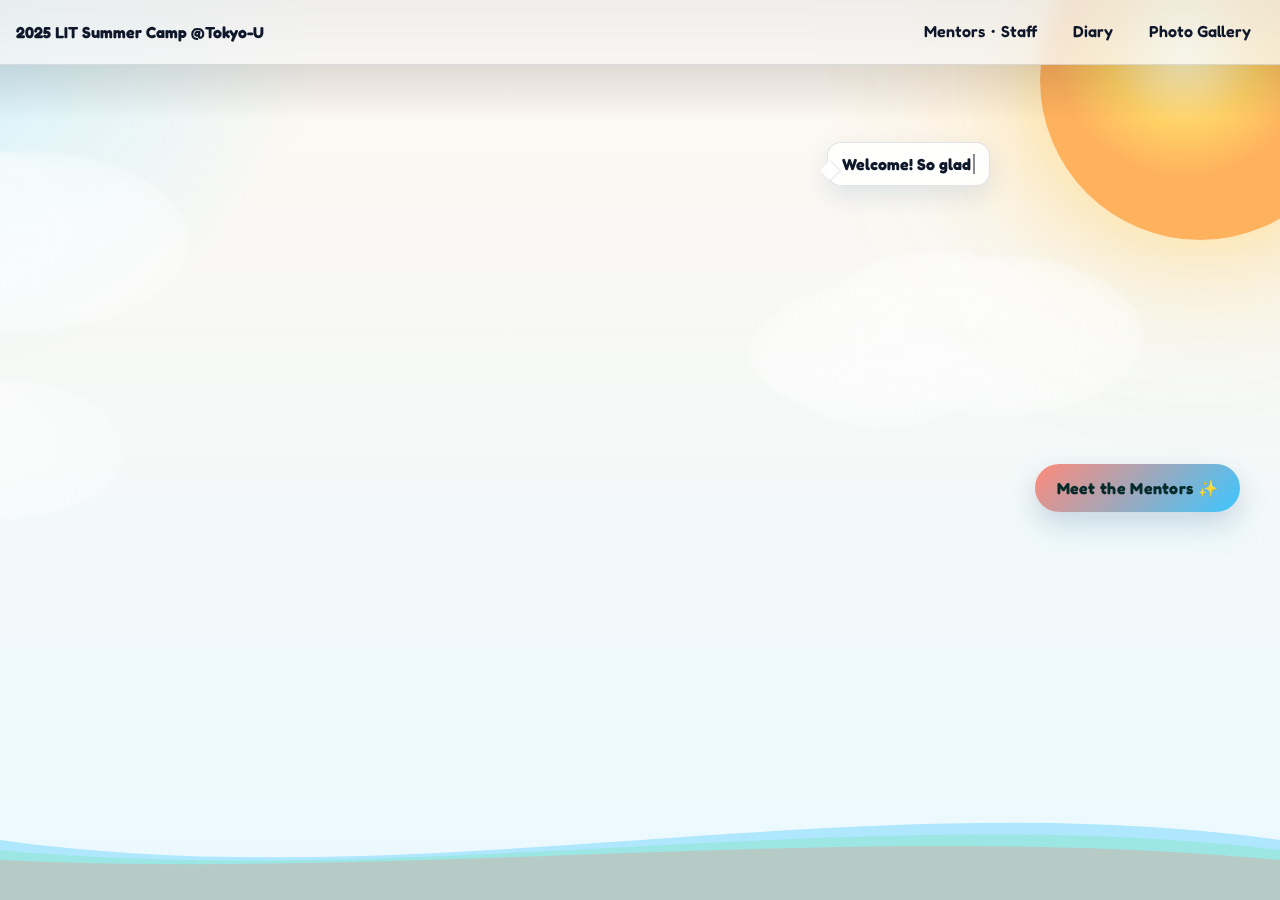
<file: index.html>
<!doctype html>
<html lang="en">
<head>
<meta charset="utf-8" />
<meta name="viewport" content="width=device-width,initial-scale=1" />
<title>Camp Mentors — Home</title>

<link href="https://fonts.googleapis.com/css2?family=Fredoka:wght@400;600;700&display=swap" rel="stylesheet">

<style>
  :root{
    --sand:#fff8f0; --sky:#eaf9ff; --sun:#ffd166; --coral:#ff8a7a; --sea:#3cc6ff;
    --ink:#0f172a; --pulseDur:2.2s;
    --headlineScale:.88;
  }
  *{box-sizing:border-box}
  html,body{margin:0;height:100%;color:var(--ink);font-family:'Fredoka',system-ui,Segoe UI,Roboto,Arial,sans-serif}

  /* NAV */
  .nav{
    position:fixed; top:0; left:0; right:0; z-index:30;
    display:flex; align-items:center; justify-content:space-between; gap:16px;
    padding:12px 16px;
    background:rgba(255,255,255,.75);
    backdrop-filter:blur(10px) saturate(1.1);
    border-bottom:1px solid rgba(15,23,42,.12);
  }
  .brand{font-weight:700}
  .links{display:flex; gap:10px}
  .links a{color:var(--ink); text-decoration:none; padding:8px 12px; border-radius:10px; border:1px solid transparent; font-weight:600}
  .links a:hover{background:rgba(60,198,255,.14); border-color:rgba(60,198,255,.28)}

  /* SUMMER BACKGROUND */
  .summer-bg{
    position:fixed; inset:0; z-index:-2; pointer-events:none; overflow:hidden;
    background:
      radial-gradient(60% 80% at 100% -10%, #ffe9c2 0%, transparent 65%),
      radial-gradient(60% 70% at -10% 0%, #c9f1ff 0%, transparent 60%),
      linear-gradient(180deg, var(--sand) 0%, var(--sky) 100%);
  }
  .sun{
    position:absolute; top:-80px; right:-80px; width:320px; height:320px; border-radius:50%;
    background:radial-gradient(40% 40% at 45% 40%, #fffbd1 0%, var(--sun) 60%, #ffb25e 100%);
    box-shadow:0 0 100px #ffd16688, 0 0 220px #ffd16644;
    animation:sunPulse 4.2s ease-in-out infinite alternate;
  }
  @keyframes sunPulse{from{transform:scale(1)}to{transform:scale(1.08)}}
  .cloud{
    position:absolute; top:14vh; left:-22vw; width:40vw; height:18vw; min-width:320px; min-height:140px;
    background:
      radial-gradient(40% 50% at 30% 60%, #fff 0%, #ffffffc7 60%, #ffffff80 70%, #ffffff00 72%),
      radial-gradient(45% 55% at 60% 50%, #fff 0%, #ffffffc7 60%, #ffffff80 70%, #ffffff00 72%),
      radial-gradient(35% 45% at 45% 40%, #fff 0%, #ffffffc7 60%, #ffffff80 70%, #ffffff00 72%);
    opacity:.6; border-radius:50%; filter:blur(1px); animation:drift 70s linear infinite;
  }
  .cloud.c2{ top:26vh; left:58vw; width:34vw; height:16vw; opacity:.55; animation-duration:80s; animation-direction:reverse }
  .cloud.c3{ top:40vh; left:-18vw; width:30vw; height:14vw; opacity:.5;  animation-duration:90s }
  @keyframes drift{0%{transform:translateX(0)}50%{transform:translateX(12vw)}100%{transform:translateX(24vw)}}

  .waves{ position:fixed; left:0; right:0; bottom:0; height:140px; z-index:-1; }
  .wave  { position:absolute; left:0; right:0; bottom:0; height:100%; }
  .wave svg{ position:absolute; left:0; bottom:0; width:200%; height:140px }
  .wave.one  svg{ animation:bob 8s ease-in-out infinite }
  .wave.two  svg{ animation:bob 10s ease-in-out infinite reverse }
  .wave.three svg{ animation:bob 12s ease-in-out infinite }
  @keyframes bob{0%,100%{transform:translateY(0)}50%{transform:translateY(9px)}}

  /* HERO W/ SPLINE */
  .hero{position:relative; height:100svh; isolation:isolate;}
  .spline{
    position:absolute; inset:0; width:100%; height:100%;
    border:0; display:block; background:transparent; z-index:0;
  }
  .shade{
    position:absolute; inset:0 0 auto 0; height:120px; z-index:1;
    background:linear-gradient(180deg, rgba(0,0,0,.25), rgba(0,0,0,0));
    pointer-events:none;
  }

  /* SPLIT HEADLINE */
  .hero-text{
    position:absolute; inset:0; z-index:2;
    display:flex; flex-direction:column; gap:8px; justify-content:center;
    max-width:min(1050px,92vw); margin:auto;
    padding-top:calc(70px + 2vh);
    transform:translateY(1vh) scale(var(--headlineScale));
    transform-origin:center;
    pointer-events:none;
  }
  .line{display:flex; width:100%}
  .line.left{justify-content:flex-start}
  .line.right{justify-content:flex-end}
  .word{
    display:inline-block; font-size:clamp(24px,6.2vw,68px);
    font-weight:900; letter-spacing:2px; text-transform:uppercase;
    color:var(--ink);
    background:rgba(255,255,255,.75);
    border:1px solid rgba(15,23,42,.12);
    padding:.34em .6em; border-radius:15px;
    backdrop-filter:blur(6px);
    box-shadow:0 10px 24px rgba(60,198,255,.14), 0 10px 24px rgba(255,138,122,.12);
    opacity:0;
  }
  @keyframes slideL{from{transform:translateX(-40px);opacity:0}to{transform:translateX(0);opacity:1}}
  @keyframes slideR{from{transform:translateX(40px); opacity:0}to{transform:translateX(0);opacity:1}}
  .line.left  .word{animation:slideL .6s ease both}
  .line.right .word{animation:slideR .6s ease both}
  .line:nth-child(1) .word{animation-delay:.05s}
  .line:nth-child(2) .word{animation-delay:.16s}
  .line:nth-child(3) .word{animation-delay:.27s}
  .line:nth-child(4) .word{animation-delay:.38s}
  .line:nth-child(5) .word{animation-delay:.49s}

  .beat{display:inline-block; transform-origin:center; animation:heartbeat var(--pulseDur) ease-in-out .9s infinite}
  @keyframes heartbeat{
    0%{transform:scale(1)}8%{transform:scale(1.08)}16%{transform:scale(1)}
    24%{transform:scale(1.05)}32%{transform:scale(1)}100%{transform:scale(1)}
  }

  /* ---- Hello bubble: TOP-RIGHT, above “TO” ---- */
  .hello-bubble{
    position:absolute; z-index:3;
    transform:translateX(-200px);
    top: calc(70px + 8vh);                 /* higher so it doesn’t touch TO */
    right: clamp(18px, 7vw, 96px);
    background:rgba(255,255,255,.92);
    color:var(--ink);
    border:1px solid rgba(15,23,42,.12);
    padding:.7rem .9rem; border-radius:14px;
    box-shadow:0 10px 24px rgba(60,198,255,.14), 0 10px 24px rgba(255,138,122,.12);
    max-width:min(44ch, 38vw);
    font-weight:700; pointer-events:none;
  }
  .hello-bubble:after{
    content:"";
    position:absolute; left:-5px; top:20px; /* tail points leftwards */
    width:14px; height:14px; background:inherit; border:inherit;
    transform:rotate(45deg); border-left:none; border-bottom:none;
  }
  #helloText{ border-right:2px solid rgba(15,23,42,.5); padding-right:2px }

  /* ---- CTA: under the sun (top-right) on desktop ---- */
  .cta{
    position:absolute; z-index:3;
    transform: translateY(300px);
    top: calc(150px + 14px);                /* just under the nav/sun area */
    right: clamp(16px, 4vw, 40px);
    display:inline-block;
    background:linear-gradient(135deg, var(--coral), var(--sea));
    color:#062b2b; font-weight:900; letter-spacing:.3px;
    padding:14px 22px; border-radius:999px; text-decoration:none;
    box-shadow:0 14px 30px rgba(60,198,255,.25), 0 10px 22px rgba(255,138,122,.22);
    transition:transform .15s ease;
    animation:ctaFloat 3.2s ease-in-out infinite;
  }
  .cta:hover{ transform:scale(1.03) }
  @keyframes ctaFloat{ 0%,100%{ transform:translateY(0) } 50%{ transform:translateY(-6px) } }

  /* ---- Scroll hint stays bottom-center ---- */
  .scroll-hint{
    position:absolute; left:50%; bottom:3.4vh; transform:translateX(-50%);
    font-size:22px; opacity:.7; animation:hint 1.8s ease-in-out infinite; z-index:3;
  }
  @keyframes hint{ 0%,100%{ transform:translateX(-50%) translateY(0)} 50%{ transform:translateX(-50%) translateY(6px)} }

  /* responsive tweaks */
  @media (max-width: 900px){
    :root{ --headlineScale:.82 }
    /* bubble moves down/right a bit on smaller screens */
    .hello-bubble{ top:auto; bottom:24vh; right:8vw; max-width:70vw }
  }
  @media (max-width: 640px){
    :root{ --headlineScale:.74 }
    .hero-text{gap:6px}
    /* CTA moves to bottom-center on mobile so it never hits SUMMER CAMP */
    .cta{ top:auto; right:auto; left:50%; bottom:9vh; transform:translateX(-50%) }
    .cta:hover{ transform:translateX(-50%) scale(1.03) }
  }
  @media (prefers-reduced-motion: reduce){
    .cta, .scroll-hint{ animation:none }
    #helloText{ border-right:none }
  }
</style>
</head>
<body>

<div class="summer-bg" aria-hidden="true">
  <div class="sun"></div>
  <div class="cloud c1"></div>
  <div class="cloud c2"></div>
  <div class="cloud c3"></div>
  <div class="waves">
    <div class="wave one">
      <svg viewBox="0 0 1440 140" preserveAspectRatio="none">
        <path fill="rgba(60,198,255,.35)" d="M0,80 C240,140 480,20 720,80 C960,140 1200,40 1440,90 L1440,140 L0,140 Z"></path>
      </svg>
    </div>
    <div class="wave two">
      <svg viewBox="0 0 1440 140" preserveAspectRatio="none">
        <path fill="rgba(123,227,177,.35)" d="M0,90 C240,130 480,40 720,90 C960,130 1200,50 1440,100 L1440,140 L0,140 Z"></path>
      </svg>
    </div>
    <div class="wave three">
      <svg viewBox="0 0 1440 140" preserveAspectRatio="none">
        <path fill="rgba(255,138,122,.28)" d="M0,100 C240,120 480,60 720,100 C960,120 1200,70 1440,110 L1440,140 L0,140 Z"></path>
      </svg>
    </div>
  </div>
</div>

<header class="nav" role="navigation">
  <div class="brand"><a href="index.html" style="color:inherit;text-decoration:none;">2025 LIT Summer Camp @Tokyo-U</a></div>
  <nav class="links">
    <a href="mentor.html">Mentors・Staff</a>
    <a href="diary.html">Diary</a>
    <a href="photos.html">Photo Gallery</a>
  </nav>
</header>

<section class="hero" aria-label="Landing">
  <div class="shade"></div>

  <iframe
    class="spline"
    src="https://my.spline.design/robotfollowcursorforlandingpage-D2fjgNmtTqiZT74MKD4e1gkO/"
    allow="xr-spatial-tracking; gyroscope; accelerometer; autoplay; fullscreen; vr"
    allowtransparency="true">
  </iframe>

  <div class="hero-text" aria-hidden="true">
    <div class="line left"><span class="word"><span class="beat">Welcome</span></span></div>
    <div class="line right"><span class="word"><span class="beat">To</span></span></div>
    <div class="line left"><span class="word"><span class="beat">Life</span></span></div>
    <div class="line right"><span class="word"><span class="beat">is Tech</span></span></div>
    <div class="line left"><span class="word"><span class="beat">Summer Camp</span></span></div>
  </div>

  <div class="hello-bubble" aria-live="polite">
    <span id="helloText"></span>
  </div>

  <a class="cta" id="ctaBtn" href="mentor.html" role="button" aria-label="Go to mentors page">
    Meet the Mentors ✨
  </a>
</section>

<script>
const lines = [
  "Welcome! So glad you’re here.",
  "Meet the mentors and see what we built!",
  "Tip: the robot follows your cursor",
  "Wanna join our next camp? Please check that out too!"
];
const helloEl = document.getElementById("helloText");

let idx = 0, pos = 0, deleting = false;
function typeLoop(){
  const text = lines[idx];
  if(!deleting){
    pos++;
    helloEl.textContent = text.slice(0, pos);
    if(pos === text.length){ deleting = true; setTimeout(typeLoop, 1300); return; }
    setTimeout(typeLoop, 28 + Math.random()*40);
  }else{
    pos--;
    helloEl.textContent = text.slice(0, pos);
    if(pos === 0){ deleting = false; idx = (idx+1)%lines.length; setTimeout(typeLoop, 260); return; }
    setTimeout(typeLoop, 18 + Math.random()*30);
  }
}
typeLoop();

const cta = document.getElementById('ctaBtn');
cta.addEventListener('click', (e)=>{
  emojiBurst(e.pageX, e.pageY);
});
function emojiBurst(x,y){
  const EMOJIS = ["✨","🎉","🌴","🌊","☀️","🪩"];
  for(let i=0;i<22;i++){
    const span = document.createElement('span');
    span.textContent = EMOJIS[Math.floor(Math.random()*EMOJIS.length)];
    span.style.position='fixed';
    span.style.left = (x + (Math.random()*80-40))+'px';
    span.style.top  = (y + (Math.random()*40-20))+'px';
    span.style.fontSize = (18 + Math.random()*14)+'px';
    span.style.pointerEvents='none';
    span.style.transition='transform 900ms cubic-bezier(.21,.68,.15,1), opacity 900ms';
    document.body.appendChild(span);
    requestAnimationFrame(()=>{
      span.style.transform = `translate(${(Math.random()*200-100)}px, ${80+Math.random()*120}px) rotate(${Math.random()*180-90}deg)`;
      span.style.opacity = '0';
    });
    setTimeout(()=>span.remove(), 950);
  }
}
</script>
</body>
</html>
</file>
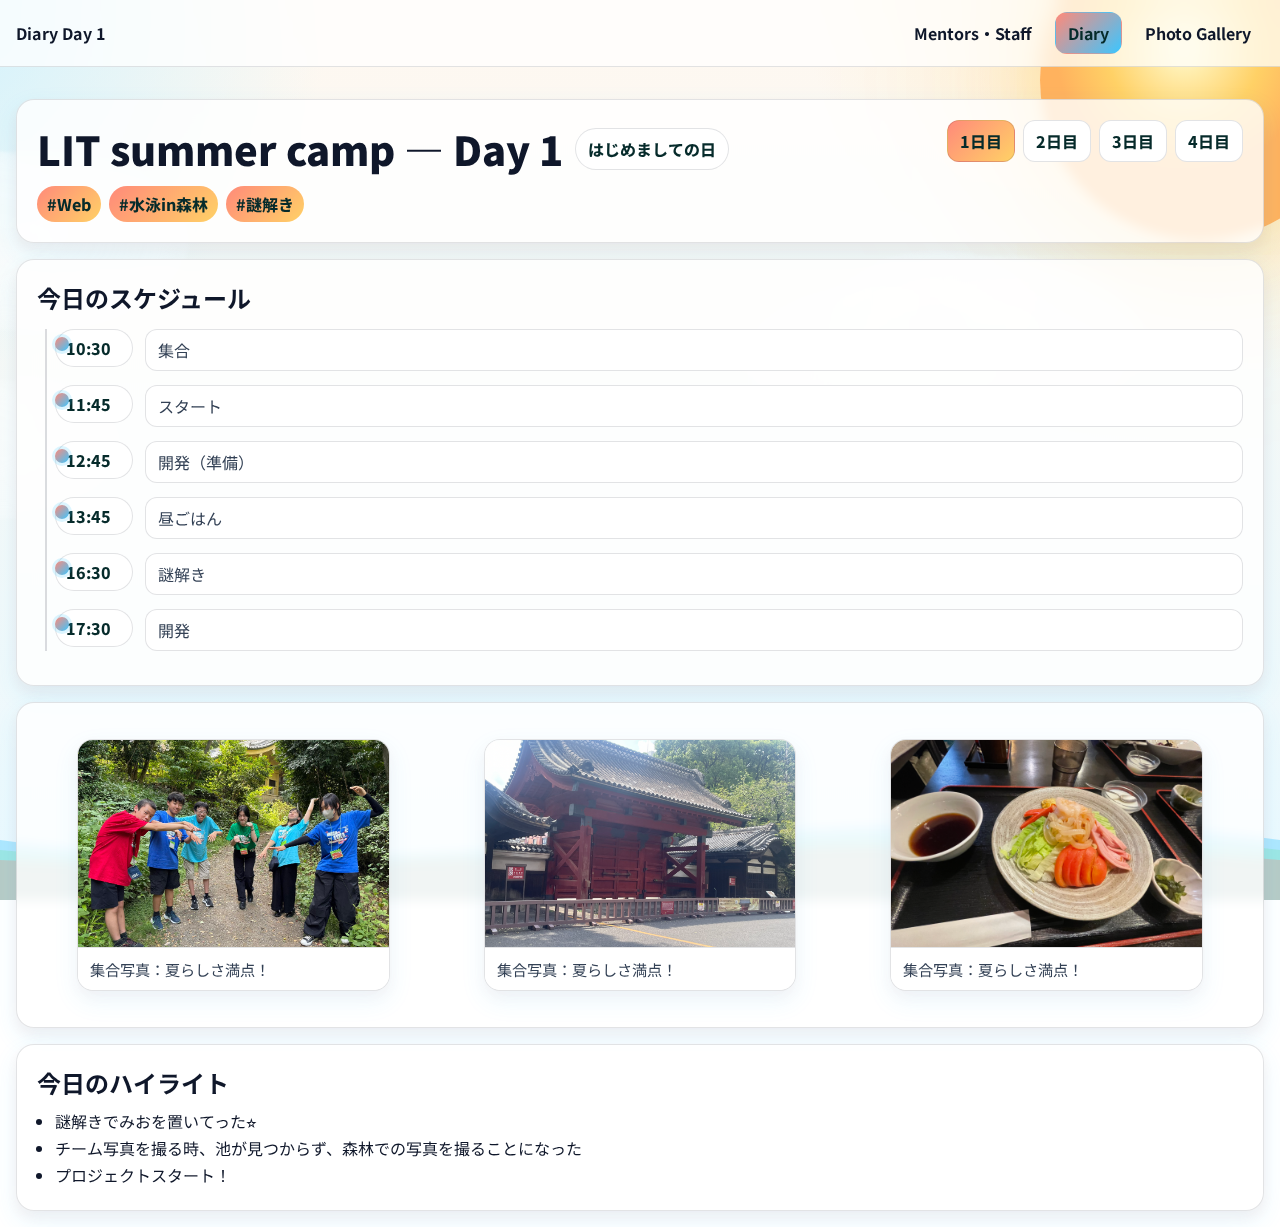
<file: diary.html>
<!doctype html>
<html lang="ja">
<head>
<meta charset="utf-8" />
<meta name="viewport" content="width=device-width,initial-scale=1" />
<title>Camp Mentors — 日記（1日目）</title>

<link href="https://fonts.googleapis.com/css2?family=Fredoka:wght@600;700&family=Noto+Sans+JP:wght@400;700&display=swap" rel="stylesheet">

<style>
  :root{
    --sand:#fff8f0; --sky:#eaf9ff; --sun:#ffd166; --coral:#ff8a7a; --sea:#3cc6ff;
    --ink:#0f172a; --muted:#556581; --border:rgba(15,23,42,.12);
    --card:#ffffffcc;
  }
  *{box-sizing:border-box}
  html,body{margin:0;color:var(--ink);font-family:'Noto Sans JP','Fredoka',system-ui,Segoe UI,Roboto,Arial,sans-serif;min-height:100%}

  .summer-bg{
    position:fixed; inset:0; z-index:-2; pointer-events:none; overflow:hidden;
    background:
      radial-gradient(60% 80% at 100% -10%, #ffe9c2 0%, transparent 65%),
      radial-gradient(60% 70% at -10% 0%, #c9f1ff 0%, transparent 60%),
      linear-gradient(180deg, var(--sand) 0%, var(--sky) 100%);
  }
  .sun{
    position:absolute; top:-80px; right:-80px; width:320px; height:320px; border-radius:50%;
    background:radial-gradient(40% 40% at 45% 40%, #fffbd1 0%, var(--sun) 60%, #ffb25e 100%);
    box-shadow:0 0 100px #ffd16688, 0 0 220px #ffd16644;
    animation:sunPulse 4.2s ease-in-out infinite alternate;
  }
  @keyframes sunPulse{from{transform:scale(1)}to{transform:scale(1.08)}}
  .cloud{
    position:absolute; top:14vh; left:-22vw; width:40vw; height:18vw; min-width:320px; min-height:140px;
    background:
      radial-gradient(40% 50% at 30% 60%, #fff 0%, #ffffffc7 60%, #ffffff80 70%, #ffffff00 72%),
      radial-gradient(45% 55% at 60% 50%, #fff 0%, #ffffffc7 60%, #ffffff80 70%, #ffffff00 72%),
      radial-gradient(35% 45% at 45% 40%, #fff 0%, #ffffffc7 60%, #ffffff80 70%, #ffffff00 72%);
    opacity:.6; border-radius:50%; filter:blur(1px); animation:drift 70s linear infinite;
  }
  .cloud.c2{ top:26vh; left:58vw; width:34vw; height:16vw; opacity:.55; animation-duration:80s; animation-direction:reverse }
  .cloud.c3{ top:40vh; left:-18vw; width:30vw; height:14vw; opacity:.5;  animation-duration:90s }
  @keyframes drift{0%{transform:translateX(0)}50%{transform:translateX(12vw)}100%{transform:translateX(24vw)}}
  .waves{ position:fixed; left:0; right:0; bottom:0; height:140px; z-index:-1; }
  .wave  { position:absolute; left:0; right:0; bottom:0; height:100%; }
  .wave svg{ position:absolute; left:0; bottom:0; width:200%; height:140px }
  .wave.one  svg{ animation:bob 8s ease-in-out infinite }
  .wave.two  svg{ animation:bob 10s ease-in-out infinite reverse }
  .wave.three svg{ animation:bob 12s ease-in-out infinite }
  @keyframes bob{0%,100%{transform:translateY(0)}50%{transform:translateY(9px)}}

  .nav{
    position:sticky; top:0; z-index:10;
    display:flex; align-items:center; justify-content:space-between; gap:16px;
    padding:12px 16px;
    background:rgba(255,255,255,.75);
    backdrop-filter:blur(10px) saturate(1.1);
    border-bottom:1px solid var(--border);
  }
  .brand{font-weight:700; letter-spacing:.2px}
  .links{display:flex; gap:10px}
  .links a{
    color:var(--ink); text-decoration:none; padding:8px 12px; border-radius:12px;
    border:1px solid transparent; font-weight:700;
  }
  .links a[aria-current="page"]{background:linear-gradient(135deg, var(--coral), var(--sea)); color:#062b2b}
  .links a:hover{background:rgba(60,198,255,.14); border-color:rgba(60,198,255,.28)}

  .wrap{max-width:1400px; margin:0 auto; padding:16px}
  .block{
    background:var(--card); border:1px solid var(--border); border-radius:18px;
    padding:20px; margin-top:16px;
    box-shadow:0 10px 24px rgba(60,198,255,.12), 0 6px 12px rgba(255,138,122,.10);
    backdrop-filter: blur(6px);
  }

  .header{display:flex; align-items:flex-start; justify-content:space-between; gap:16px; flex-wrap:wrap;}
  .title{display:flex; align-items:center; gap:12px; flex-wrap:wrap;}
  h1{margin:0; font-size:clamp(24px, 4.8vw, 40px); font-weight:900}
  .chip{
    display:inline-flex; align-items:center; gap:8px;
    background:#fff; border:1px solid var(--border); color:#062b2b;
    padding:8px 12px; border-radius:999px; font-weight:800;
  }
  .days{display:flex; gap:8px; flex-wrap:wrap;}
  .day{background:#fff; border:1px solid var(--border); color:#062b2b; font-weight:800; padding:8px 12px; border-radius:12px; text-decoration:none;}
  .day[aria-current="page"]{background:linear-gradient(135deg, var(--coral), #ffd166)}
  .lead{margin:.6rem 0 0; color:var(--muted)}

  .timeline{position:relative; padding-left:18px}
  .timeline:before{
    content:""; position:absolute; left:8px; top:0; bottom:0; width:2px; background:rgba(15,23,42,.15);
  }
  .t-row{position:relative; display:flex; gap:12px; align-items:flex-start; margin:14px 0}
  .t-dot{
    position:absolute; left:0; top:.5em; width:14px; height:14px; border-radius:50%;
    background:linear-gradient(135deg, var(--coral), var(--sea)); box-shadow:0 0 0 3px rgba(60,198,255,.18);
  }
  .t-time{
    flex:0 0 auto; min-width:78px;
    background:#fff; border:1px solid var(--border); border-radius:999px; padding:6px 10px; font-weight:800; color:#062b2b;
  }
  .t-text{
    flex:1 1 auto; background:#fff; border:1px solid var(--border); border-radius:12px; padding:8px 12px; color:#334155;
  }

  .gallery{
    display:grid;
    grid-template-columns:repeat(3, minmax(0,1fr));
    gap:14px;
  }
  @media (max-width: 900px){ .gallery{ grid-template-columns:repeat(2, minmax(0,1fr)) } }
  @media (max-width: 560px){ .gallery{ grid-template-columns:1fr } }

  .item{
    display:flex; flex-direction:column;
    border-radius:16px; overflow:hidden;
    background:#fff; border:1px solid var(--border);
    box-shadow:0 10px 24px rgba(60,198,255,.10), 0 6px 12px rgba(255,138,122,.08);
  }

  .thumb{ aspect-ratio: 3 / 2; width:100%; overflow:hidden; background:#eef2f7; }
  .thumb img{ width:100%; height:100%; object-fit:cover; display:block; }

  .cap{ padding:10px 12px; font-size:.95rem; color:#334155; border-top:1px solid var(--border); background:#fff }

  .lightbox{ position:fixed; inset:0; background:rgba(0,0,0,.6); display:none; place-items:center; z-index:40 }
  .lightbox.open{display:grid}
  .lb-box{ width:min(92vw, 980px); background:#fff; border:1px solid var(--border); border-radius:20px; box-shadow:0 24px 60px rgba(0,0,0,.35); overflow:hidden; }
  .lb-img{ width:100%; height:auto; display:block; background:#000 }
  .lb-cap{ padding:10px 12px; color:#334155; display:flex; gap:8px; align-items:center }
  .lb-cap button{ margin-left:auto; background:#eef2ff; border:1px solid #c7d2fe; color:#1e293b; border-radius:10px; padding:8px 12px; cursor:pointer; font-weight:700 }

  .tags{display:flex; gap:8px; flex-wrap:wrap; margin-top:8px}
  .tag{ background:linear-gradient(135deg, var(--coral), #ffd166); color:#062b2b; font-weight:800; border:none; border-radius:999px; padding:6px 10px }
</style>
</head>
<body>

<div class="summer-bg" aria-hidden="true">
  <div class="sun"></div>
  <div class="cloud c1"></div>
  <div class="cloud c2"></div>
  <div class="cloud c3"></div>
  <div class="waves">
    <div class="wave one">
      <svg viewBox="0 0 1440 140" preserveAspectRatio="none"><path fill="rgba(60,198,255,.35)" d="M0,80 C240,140 480,20 720,80 C960,140 1200,40 1440,90 L1440,140 L0,140 Z"></path></svg>
    </div>
    <div class="wave two">
      <svg viewBox="0 0 1440 140" preserveAspectRatio="none"><path fill="rgba(123,227,177,.35)" d="M0,90 C240,130 480,40 720,90 C960,130 1200,50 1440,100 L1440,140 L0,140 Z"></path></svg>
    </div>
    <div class="wave three">
      <svg viewBox="0 0 1440 140" preserveAspectRatio="none"><path fill="rgba(255,138,122,.28)" d="M0,100 C240,120 480,60 720,100 C960,120 1200,70 1440,110 L1440,140 L0,140 Z"></path></svg>
    </div>
  </div>
</div>

<header class="nav" role="navigation">
  <div class="brand"><a href="index.html" style="color:inherit;text-decoration:none;">Diary Day 1</a></div>
  <nav class="links">
    <a href="mentor.html">Mentors・Staff</a>
    <a href="diary.html" aria-current="page">Diary</a>
    <a href="photos.html">Photo Gallery</a>
  </nav>
</header>

<main class="wrap">

  <section class="block">
    <div class="header">
      <div>
        <div class="title">
          <h1>LIT summer camp — <strong>Day 1</strong></h1>
          <span class="chip">はじめましての日</span>
        </div>
        <div class="tags">
          <span class="tag">#Web</span><span class="tag">#水泳in森林</span><span class="tag">#謎解き</span>
        </div>
      </div>
      <nav class="days" aria-label="日別ナビ">
        <a class="day" href="diary.html" aria-current="page">1日目</a>
        <a class="day" href="diary2.html">2日目</a>
        <a class="day" href="diary3.html">3日目</a>
        <a class="day" href="diary4.html">4日目</a>
      </nav>
    </div>
  </section>

  <section class="block" aria-label="タイムライン">
    <h2 style="margin:0 0 10px">今日のスケジュール</h2>
    <div id="timeline" class="timeline"></div>
  </section>

  <section class="block" aria-label="ギャラリー">
    <div id="gallery" class="gallery"></div>
  </section>

  <section class="block">
    <h2 style="margin:0 0 8px">今日のハイライト</h2>
    <ul style="margin:0; padding-left:1.1rem; line-height:1.7">
      <li>謎解きでみおを置いてった⭐︎</li>
      <li>チーム写真を撮る時、池が見つからず、森林での写真を撮ることになった</li>
      <li>プロジェクトスタート！</li>
    </ul>
  </section>

</main>

<div class="lightbox" id="lightbox" aria-hidden="true">
  <div class="lb-box" role="dialog" aria-modal="true">
    <img id="lbImg" class="lb-img" alt="">
    <div class="lb-cap">
      <span id="lbText"> </span>
      <button id="lbClose" type="button">閉じる</button>
    </div>
  </div>
</div>

<script>
const schedule = [
  { time: '10:30', label: '集合' },
  { time: '11:45', label: 'スタート' },
  { time: '12:45', label: '開発（準備）' },
  { time: '13:45', label: '昼ごはん' },
  { time: '16:30', label: '謎解き' },
  { time: '17:30', label: '開発' }
];
const tl = document.getElementById('timeline');
tl.innerHTML = schedule.map(s => `
  <div class="t-row">
    <span class="t-dot"></span>
    <div class="t-time">${s.time}</div>
    <div class="t-text">${s.label}</div>
  </div>
`).join('');

const photos = [
  { src:'day1.jpg',   cap:'集合写真：夏らしさ満点！' },
  { src:'akamon.png', cap:'集合写真：夏らしさ満点！' },
  { src:'day1.2.png', cap:'集合写真：夏らしさ満点！' }
];

const gal = document.getElementById('gallery');
gal.innerHTML = photos.map((p,i)=>`
  <figure class="item">
    <div class="thumb">
      <img src="${p.src}" alt="${p.cap}" data-idx="${i}" loading="lazy">
    </div>
    <figcaption class="cap">${p.cap}</figcaption>
  </figure>
`).join('');

const lb = document.getElementById('lightbox');
const lbImg = document.getElementById('lbImg');
const lbText = document.getElementById('lbText');
const lbClose = document.getElementById('lbClose');

function openLB(i){
  const p = photos[i];
  lbImg.src = p.src;
  lbImg.alt = p.cap || '';
  lbText.textContent = p.cap || '';
  lb.classList.add('open');
  lb.setAttribute('aria-hidden','false');
}
function closeLB(){
  lb.classList.remove('open');
  lb.setAttribute('aria-hidden','true');
  lbImg.src = '';
}

gal.addEventListener('click', e=>{
  const img = e.target.closest('img[data-idx]');
  if(!img) return;
  openLB(+img.dataset.idx);
});
lbClose.addEventListener('click', closeLB);
lb.addEventListener('click', e=>{ if(e.target === lb) closeLB(); });
window.addEventListener('keydown', e=>{ if(e.key === 'Escape') closeLB(); });
</script>
</body>
</html>
</file>
